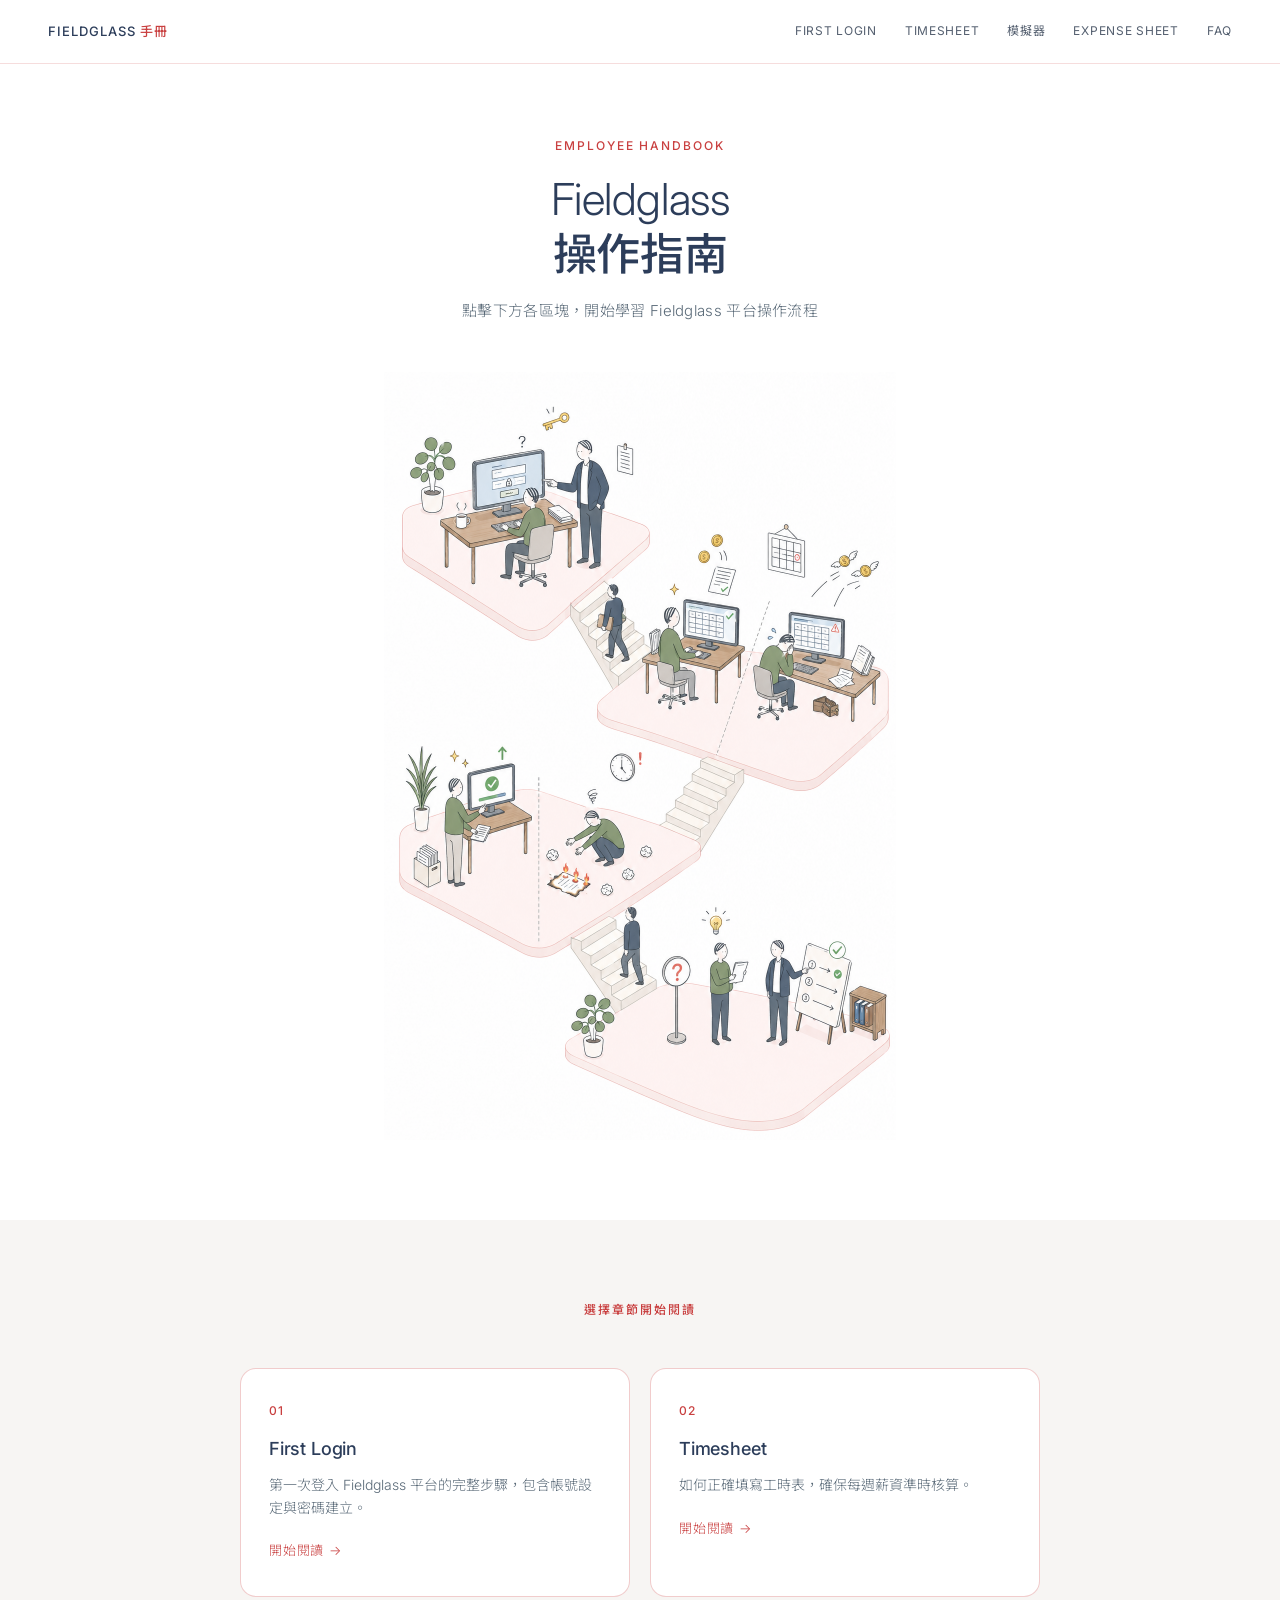
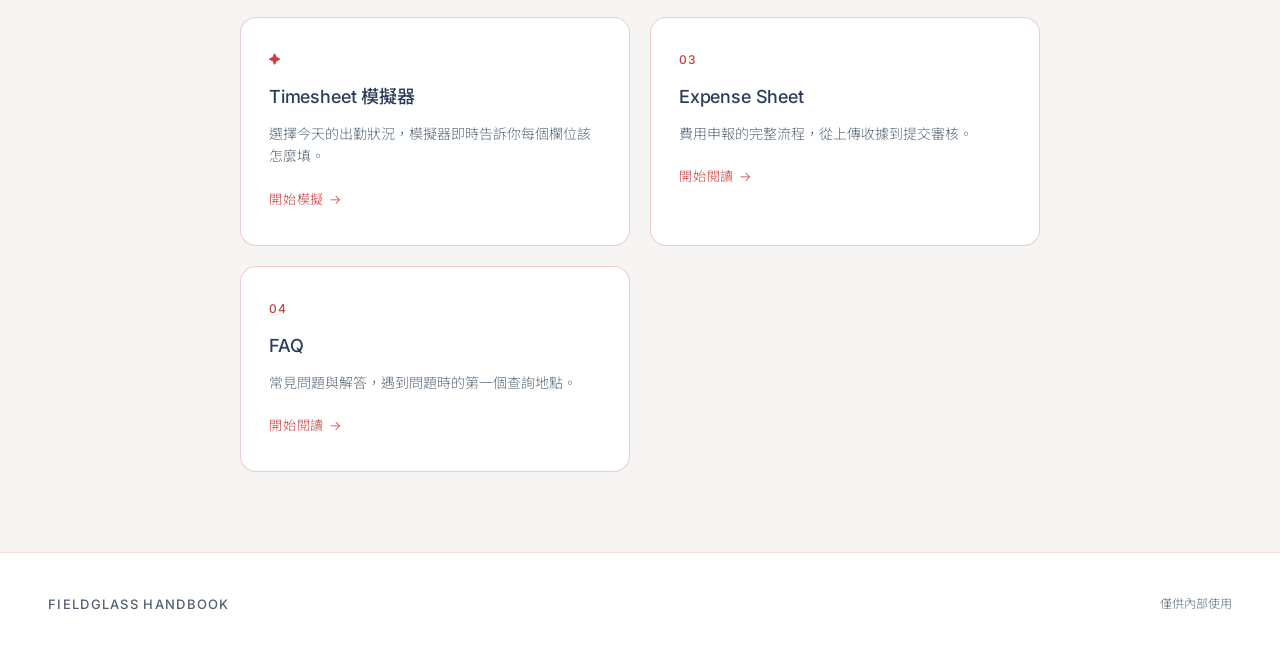
<file: index.html>
<!DOCTYPE html>
<html lang="zh-TW">
<head>
  <meta charset="UTF-8" />
  <meta name="viewport" content="width=device-width, initial-scale=1.0" />
  <title>Fieldglass 使用手冊</title>
  <link rel="stylesheet" href="css/style.css" />
</head>
<body>
  <header>
    <a class="logo" href="index.html">Fieldglass <span>手冊</span></a>
    <nav>
      <a href="pages/login.html">First Login</a>
      <a href="pages/timesheet.html">Timesheet</a>
      <a href="pages/simulator.html">模擬器</a>
      <a href="pages/expense.html">Expense Sheet</a>
      <a href="pages/faq.html">FAQ</a>
    </nav>
  </header>

  <section class="hero">
    <div class="hero-text">
      <p class="hero-eyebrow">Employee Handbook</p>
      <h1 class="hero-title">Fieldglass<br><strong>操作指南</strong></h1>
      <p class="hero-sub">點擊下方各區塊，開始學習 Fieldglass 平台操作流程</p>
    </div>
    <div class="map-container">
      <img src="images/hero.png" alt="Fieldglass 使用手冊圖示" draggable="false" />
      <a class="hotspot" id="hs-login" href="pages/login.html" aria-label="First Login"><span class="hotspot-label">First Login →</span></a>
      <a class="hotspot" id="hs-timesheet" href="pages/timesheet.html" aria-label="Timesheet"><span class="hotspot-label">Timesheet →</span></a>
      <a class="hotspot" id="hs-expense" href="pages/expense.html" aria-label="Expense Sheet"><span class="hotspot-label">Expense Sheet →</span></a>
      <a class="hotspot" id="hs-faq" href="pages/faq.html" aria-label="FAQ"><span class="hotspot-label">FAQ →</span></a>
    </div>
  </section>

  <section class="sections">
    <div class="sections-inner">
      <p class="sections-title">選擇章節開始閱讀</p>
      <div class="cards">
        <a class="card" href="pages/login.html">
          <p class="card-number">01</p>
          <h2 class="card-title">First Login</h2>
          <p class="card-desc">第一次登入 Fieldglass 平台的完整步驟，包含帳號設定與密碼建立。</p>
          <span class="card-arrow">開始閱讀 →</span>
        </a>
        <a class="card" href="pages/timesheet.html">
          <p class="card-number">02</p>
          <h2 class="card-title">Timesheet</h2>
          <p class="card-desc">如何正確填寫工時表，確保每週薪資準時核算。</p>
          <span class="card-arrow">開始閱讀 →</span>
        </a>
        <a class="card" href="pages/simulator.html">
          <p class="card-number">✦</p>
          <h2 class="card-title">Timesheet 模擬器</h2>
          <p class="card-desc">選擇今天的出勤狀況，模擬器即時告訴你每個欄位該怎麼填。</p>
          <span class="card-arrow">開始模擬 →</span>
        </a>
        <a class="card" href="pages/expense.html">
          <p class="card-number">03</p>
          <h2 class="card-title">Expense Sheet</h2>
          <p class="card-desc">費用申報的完整流程，從上傳收據到提交審核。</p>
          <span class="card-arrow">開始閱讀 →</span>
        </a>
        <a class="card" href="pages/faq.html">
          <p class="card-number">04</p>
          <h2 class="card-title">FAQ</h2>
          <p class="card-desc">常見問題與解答，遇到問題時的第一個查詢地點。</p>
          <span class="card-arrow">開始閱讀 →</span>
        </a>
      </div>
    </div>
  </section>

  <footer>
    <span class="footer-logo">Fieldglass Handbook</span>
    <span class="footer-copy">僅供內部使用</span>
  </footer>

  <script>
    const zones = {
      'hs-login':     [2,   5,  72, 22],
      'hs-timesheet': [24, 28,  68, 22],
      'hs-expense':   [48,  4,  68, 22],
      'hs-faq':       [70, 16,  76, 26],
    };
    function positionHotspots() {
      const img = document.querySelector('.map-container img');
      const container = document.querySelector('.map-container');
      if (!img) return;
      const rect = img.getBoundingClientRect();
      const cRect = container.getBoundingClientRect();
      const iT = rect.top - cRect.top, iL = rect.left - cRect.left;
      const iW = rect.width, iH = rect.height;
      Object.entries(zones).forEach(([id,[t,l,w,h]]) => {
        const el = document.getElementById(id);
        if (!el) return;
        el.style.top    = (iT + iH*t/100)+'px';
        el.style.left   = (iL + iW*l/100)+'px';
        el.style.width  = (iW*w/100)+'px';
        el.style.height = (iH*h/100)+'px';
      });
    }
    const img = document.querySelector('.map-container img');
    if (img.complete) positionHotspots(); else img.addEventListener('load', positionHotspots);
    window.addEventListener('resize', positionHotspots);
  </script>
</body>
</html>
</file>
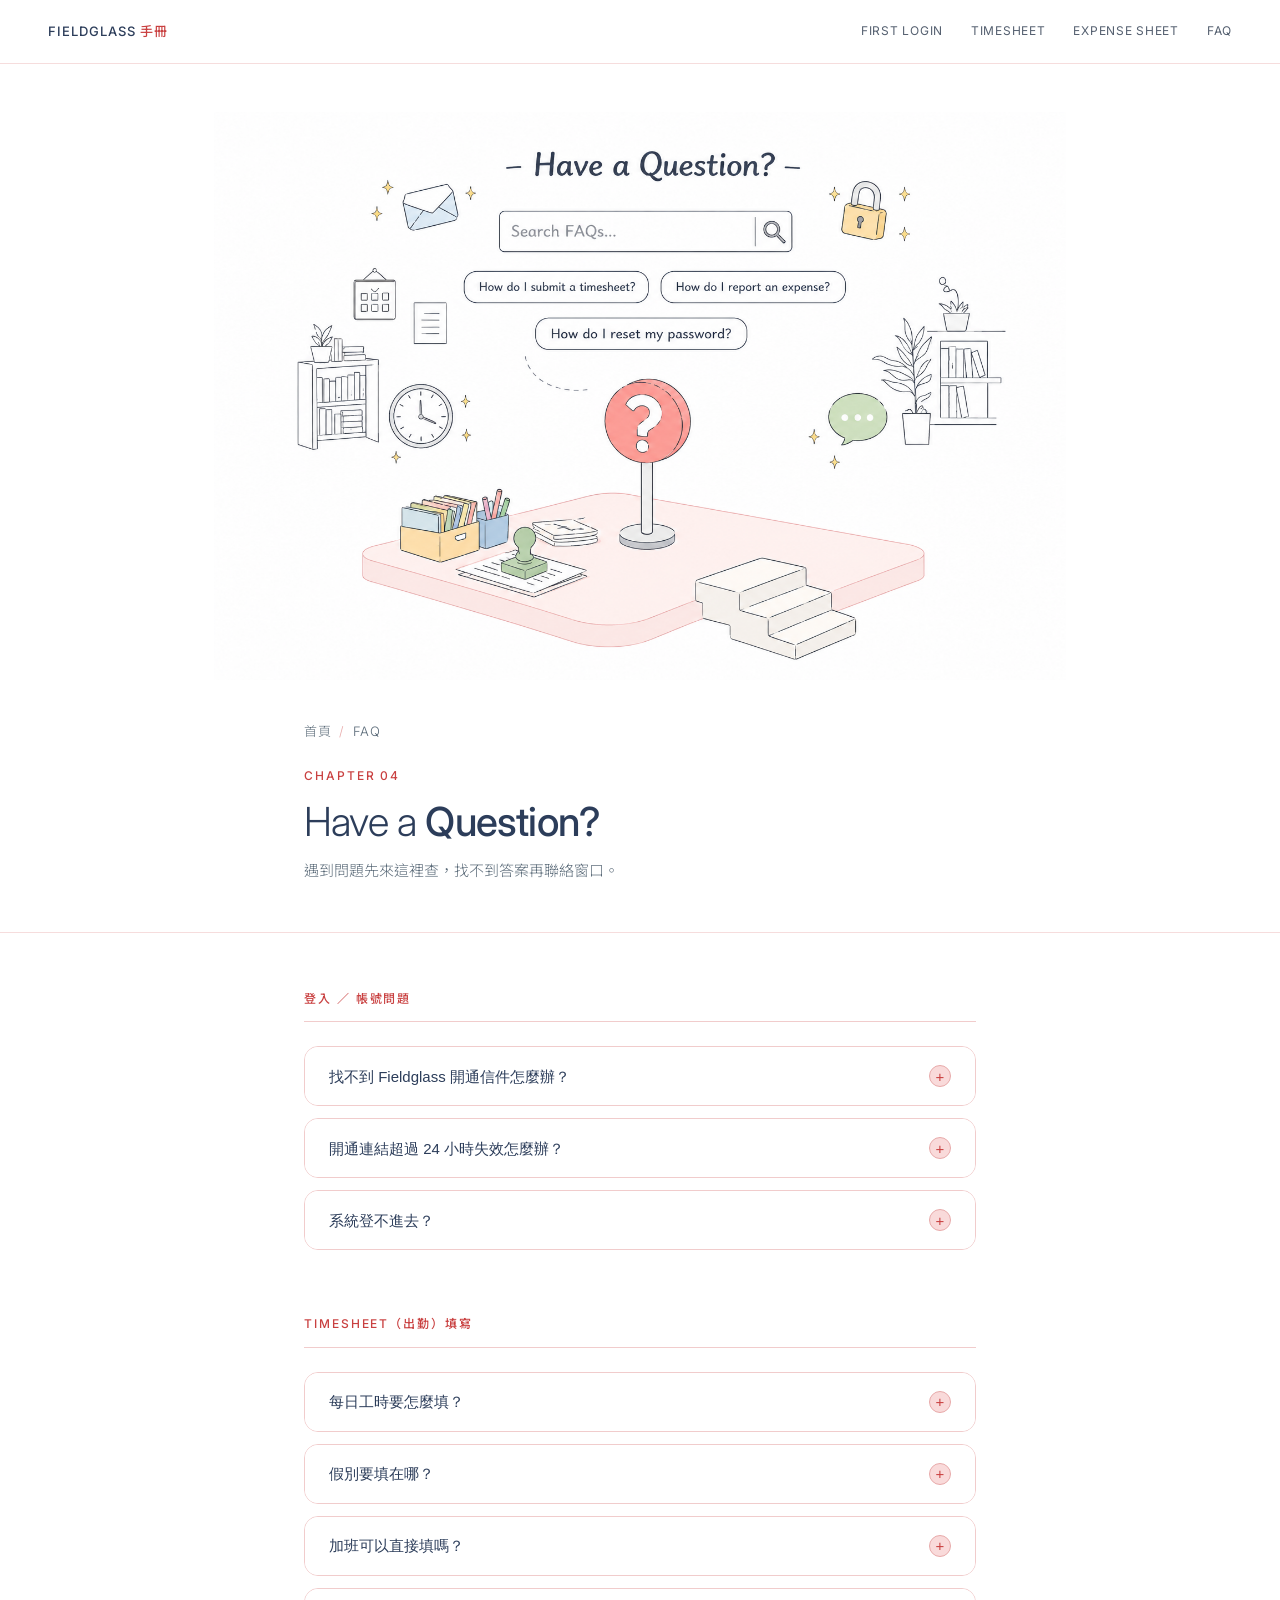
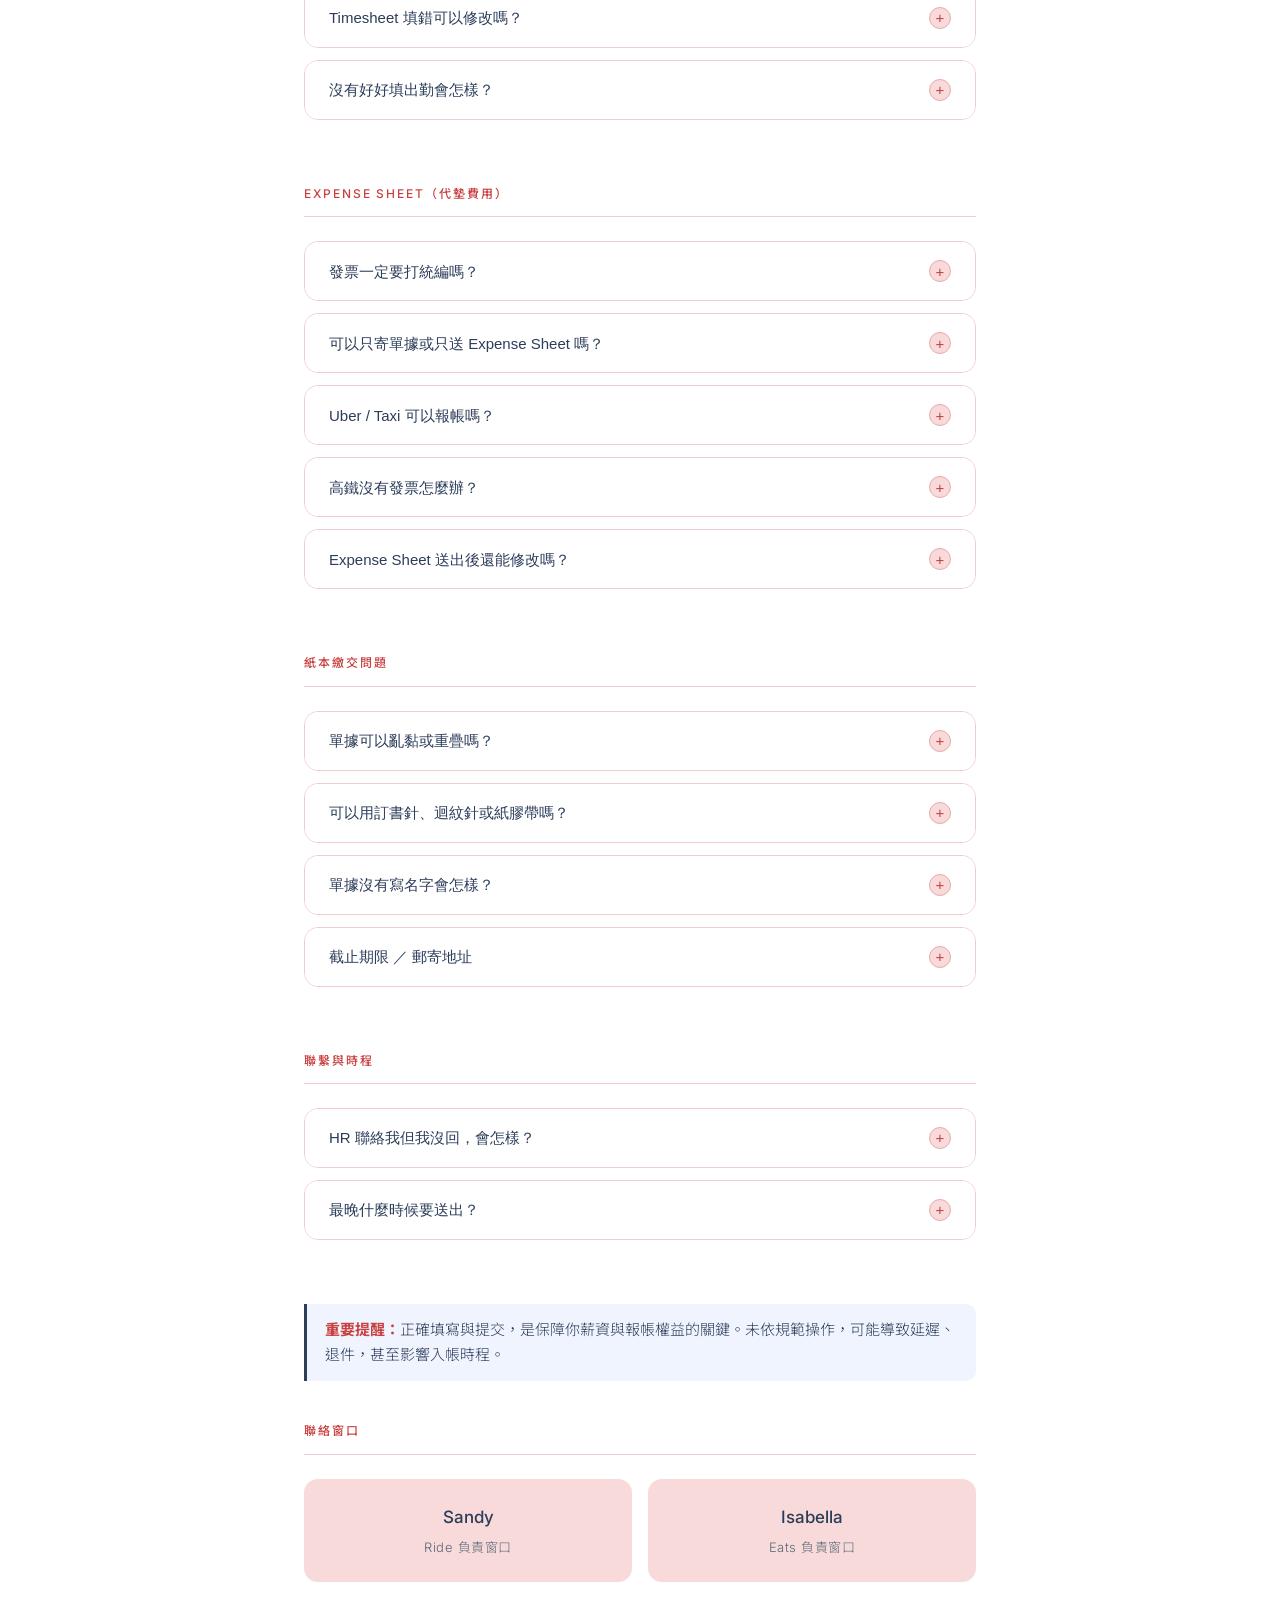
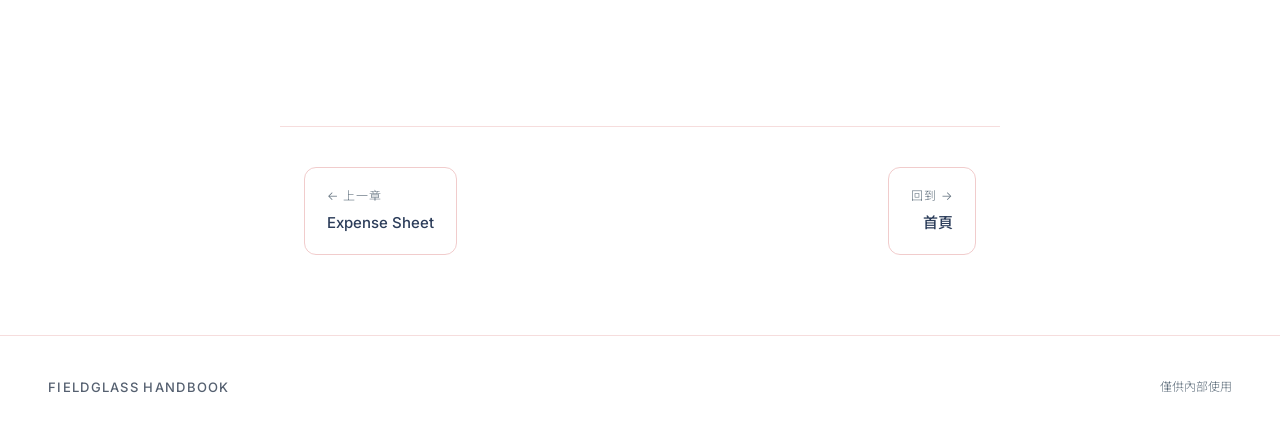
<file: pages/faq.html>
<!DOCTYPE html>
<html lang="zh-TW">
<head>
  <meta charset="UTF-8" />
  <meta name="viewport" content="width=device-width, initial-scale=1.0" />
  <title>FAQ — Fieldglass 手冊</title>
  <link rel="stylesheet" href="../css/style.css" />
  <link rel="stylesheet" href="../css/inner.css" />
</head>
<body>
  <header>
    <a class="logo" href="../index.html">Fieldglass <span>手冊</span></a>
    <nav>
      <a href="login.html">First Login</a>
      <a href="timesheet.html">Timesheet</a>
      <a href="expense.html">Expense Sheet</a>
      <a href="faq.html">FAQ</a>
    </nav>
  </header>

  <section class="page-hero">
    <div class="page-hero-img">
      <img src="../images/faq.png" alt="FAQ" />
    </div>
    <div class="page-hero-text">
      <div class="breadcrumb">
        <a href="../index.html">首頁</a>
        <span class="breadcrumb-sep">/</span>
        <span>FAQ</span>
      </div>
      <p class="page-eyebrow">Chapter 04</p>
      <h1 class="page-title">Have a <strong>Question?</strong></h1>
      <p class="page-desc">遇到問題先來這裡查，找不到答案再聯絡窗口。</p>
    </div>
  </section>

  <div class="page-content">

    <!-- 登入問題 -->
    <div class="content-section">
      <p class="section-label">登入 ／ 帳號問題</p>

      <div class="accordion">
        <button class="accordion-header"><span class="accordion-question">找不到 Fieldglass 開通信件怎麼辦？</span><span class="accordion-icon">+</span></button>
        <div class="accordion-body"><div class="accordion-body-inner">請至私人信箱搜尋「Fieldglass」，並一併確認垃圾郵件匣。</div></div>
      </div>

      <div class="accordion">
        <button class="accordion-header"><span class="accordion-question">開通連結超過 24 小時失效怎麼辦？</span><span class="accordion-icon">+</span></button>
        <div class="accordion-body"><div class="accordion-body-inner">請至 Fieldglass 登入頁，使用數位助理功能選擇「忘記密碼」或「重新傳送邀請」。</div></div>
      </div>

      <div class="accordion">
        <button class="accordion-header"><span class="accordion-question">系統登不進去？</span><span class="accordion-icon">+</span></button>
        <div class="accordion-body"><div class="accordion-body-inner">月底系統可能較為繁忙，請稍後再嘗試登入。</div></div>
      </div>
    </div>

    <!-- 出勤問題 -->
    <div class="content-section">
      <p class="section-label">Timesheet（出勤）填寫</p>

      <div class="accordion">
        <button class="accordion-header"><span class="accordion-question">每日工時要怎麼填？</span><span class="accordion-icon">+</span></button>
        <div class="accordion-body"><div class="accordion-body-inner">請填寫 Time In / Time Out，並填入 Meal Break；每日總工時不超過 8 小時（Meal Break 不算工時）。</div></div>
      </div>

      <div class="accordion">
        <button class="accordion-header"><span class="accordion-question">假別要填在哪？</span><span class="accordion-icon">+</span></button>
        <div class="accordion-body"><div class="accordion-body-inner">假別請填在 Time Worked 欄位；ST/MO 第一行請勿填寫，系統將自動計算。</div></div>
      </div>

      <div class="accordion">
        <button class="accordion-header"><span class="accordion-question">加班可以直接填嗎？</span><span class="accordion-icon">+</span></button>
        <div class="accordion-body"><div class="accordion-body-inner">可以填寫，但需先取得主管事前核准，並提供核准紀錄給 HR。未事先核准的加班恕無法受理。</div></div>
      </div>

      <div class="accordion">
        <button class="accordion-header"><span class="accordion-question">Timesheet 填錯可以修改嗎？</span><span class="accordion-icon">+</span></button>
        <div class="accordion-body"><div class="accordion-body-inner">
          <strong>Pending Approval：</strong>需請主管駁回後才能修改。<br><br>
          <strong>Approved：</strong>請聯絡 HR（Sandy / Isabella）協助處理。
        </div></div>
      </div>

      <div class="accordion">
        <button class="accordion-header"><span class="accordion-question">沒有好好填出勤會怎樣？</span><span class="accordion-icon">+</span></button>
        <div class="accordion-body"><div class="accordion-body-inner">出勤錯誤或不完整，可能導致薪資計算延誤，HR 也需要額外聯繫確認，影響整體流程時程。</div></div>
      </div>
    </div>

    <!-- 報帳問題 -->
    <div class="content-section">
      <p class="section-label">Expense Sheet（代墊費用）</p>

      <div class="accordion">
        <button class="accordion-header"><span class="accordion-question">發票一定要打統編嗎？</span><span class="accordion-icon">+</span></button>
        <div class="accordion-body"><div class="accordion-body-inner">是，請填寫藝珂統編 <strong>84900645</strong>；未填者將列入個人所得，影響報稅。</div></div>
      </div>

      <div class="accordion">
        <button class="accordion-header"><span class="accordion-question">可以只寄單據或只送 Expense Sheet 嗎？</span><span class="accordion-icon">+</span></button>
        <div class="accordion-body"><div class="accordion-body-inner">不可以，Expense Sheet 與紙本憑證需同時寄出，缺一不受理。</div></div>
      </div>

      <div class="accordion">
        <button class="accordion-header"><span class="accordion-question">Uber / Taxi 可以報帳嗎？</span><span class="accordion-icon">+</span></button>
        <div class="accordion-body"><div class="accordion-body-inner">Uber 乘車紀錄可接受，但需列印紙本並附於 Expense Sheet 後一併寄出。</div></div>
      </div>

      <div class="accordion">
        <button class="accordion-header"><span class="accordion-question">高鐵沒有發票怎麼辦？</span><span class="accordion-icon">+</span></button>
        <div class="accordion-body"><div class="accordion-body-inner">
          可提供車票或購票證明。請至台灣高鐵官網查詢搭乘紀錄：<br><br>
          <a href="https://ptis.thsrc.com.tw/ptis/" target="_blank" rel="noopener"
             style="display:inline-block;margin-top:4px;font-size:14px;font-weight:500;color:var(--red-accent);text-decoration:none;border:1px solid var(--pink-mid);padding:8px 18px;border-radius:20px">
            台灣高鐵各式票證交易／搭乘紀錄查詢 →
          </a>
        </div></div>
      </div>

      <div class="accordion">
        <button class="accordion-header"><span class="accordion-question">Expense Sheet 送出後還能修改嗎？</span><span class="accordion-icon">+</span></button>
        <div class="accordion-body"><div class="accordion-body-inner">不行，送出前請務必確認金額、日期與內容正確。如需修改請聯繫 Sandy / Isabella。</div></div>
      </div>
    </div>

    <!-- 紙本問題 -->
    <div class="content-section">
      <p class="section-label">紙本繳交問題</p>

      <div class="accordion">
        <button class="accordion-header"><span class="accordion-question">單據可以亂黏或重疊嗎？</span><span class="accordion-icon">+</span></button>
        <div class="accordion-body"><div class="accordion-body-inner">不可以，請平鋪黏貼，不得遮擋金額、日期或統編。單據重疊容易遺失，且 HR 需進行人工處理，影響入帳時程。</div></div>
      </div>

      <div class="accordion">
        <button class="accordion-header"><span class="accordion-question">可以用訂書針、迴紋針或紙膠帶嗎？</span><span class="accordion-icon">+</span></button>
        <div class="accordion-body"><div class="accordion-body-inner">不建議使用，可能影響掃描與辨識，導致退件或延誤。紙膠帶尤其不可遮住重要資訊。</div></div>
      </div>

      <div class="accordion">
        <button class="accordion-header"><span class="accordion-question">單據沒有寫名字會怎樣？</span><span class="accordion-icon">+</span></button>
        <div class="accordion-body"><div class="accordion-body-inner">無法辨識申請人，將影響報帳處理時程，嚴重時可能導致無法順利入帳。</div></div>
      </div>

      <div class="accordion">
        <button class="accordion-header"><span class="accordion-question">截止期限 ／ 郵寄地址</span><span class="accordion-icon">+</span></button>
        <div class="accordion-body"><div class="accordion-body-inner">請見每月提醒信。</div></div>
      </div>
    </div>

    <!-- 時程問題 -->
    <div class="content-section">
      <p class="section-label">聯繫與時程</p>

      <div class="accordion">
        <button class="accordion-header"><span class="accordion-question">HR 聯絡我但我沒回，會怎樣？</span><span class="accordion-icon">+</span></button>
        <div class="accordion-body"><div class="accordion-body-inner">若資料需確認且未能即時聯繫，流程將無法繼續，可能影響薪資或報帳入帳時程。</div></div>
      </div>

      <div class="accordion">
        <button class="accordion-header"><span class="accordion-question">最晚什麼時候要送出？</span><span class="accordion-icon">+</span></button>
        <div class="accordion-body"><div class="accordion-body-inner">請務必於每月最後工作日 <strong>23:59</strong> 前送出 Timesheet 與 Expense Sheet。</div></div>
      </div>
    </div>

    <!-- 重要提醒 -->
    <div class="note" style="margin-bottom:40px;border-color:var(--navy);background:#f0f4ff">
      <strong>重要提醒：</strong>正確填寫與提交，是保障你薪資與報帳權益的關鍵。未依規範操作，可能導致延遲、退件，甚至影響入帳時程。
    </div>

    <!-- 聯絡窗口 -->
    <div class="content-section">
      <p class="section-label">聯絡窗口</p>
      <div class="contact-grid">
        <div class="contact-card">
          <div class="contact-name">Sandy</div>
          <div class="contact-role">Ride 負責窗口</div>
        </div>
        <div class="contact-card">
          <div class="contact-name">Isabella</div>
          <div class="contact-role">Eats 負責窗口</div>
        </div>
      </div>
    </div>

  </div>

  <div class="page-nav">
    <a href="expense.html" class="prev">
      <span class="nav-direction">← 上一章</span>
      <span class="nav-title">Expense Sheet</span>
    </a>
    <a href="../index.html" class="next">
      <span class="nav-direction">回到 →</span>
      <span class="nav-title">首頁</span>
    </a>
  </div>

  <footer>
    <span class="footer-logo">Fieldglass Handbook</span>
    <span class="footer-copy">僅供內部使用</span>
  </footer>
  <script src="../js/accordion.js"></script>
</body>
</html>
</file>
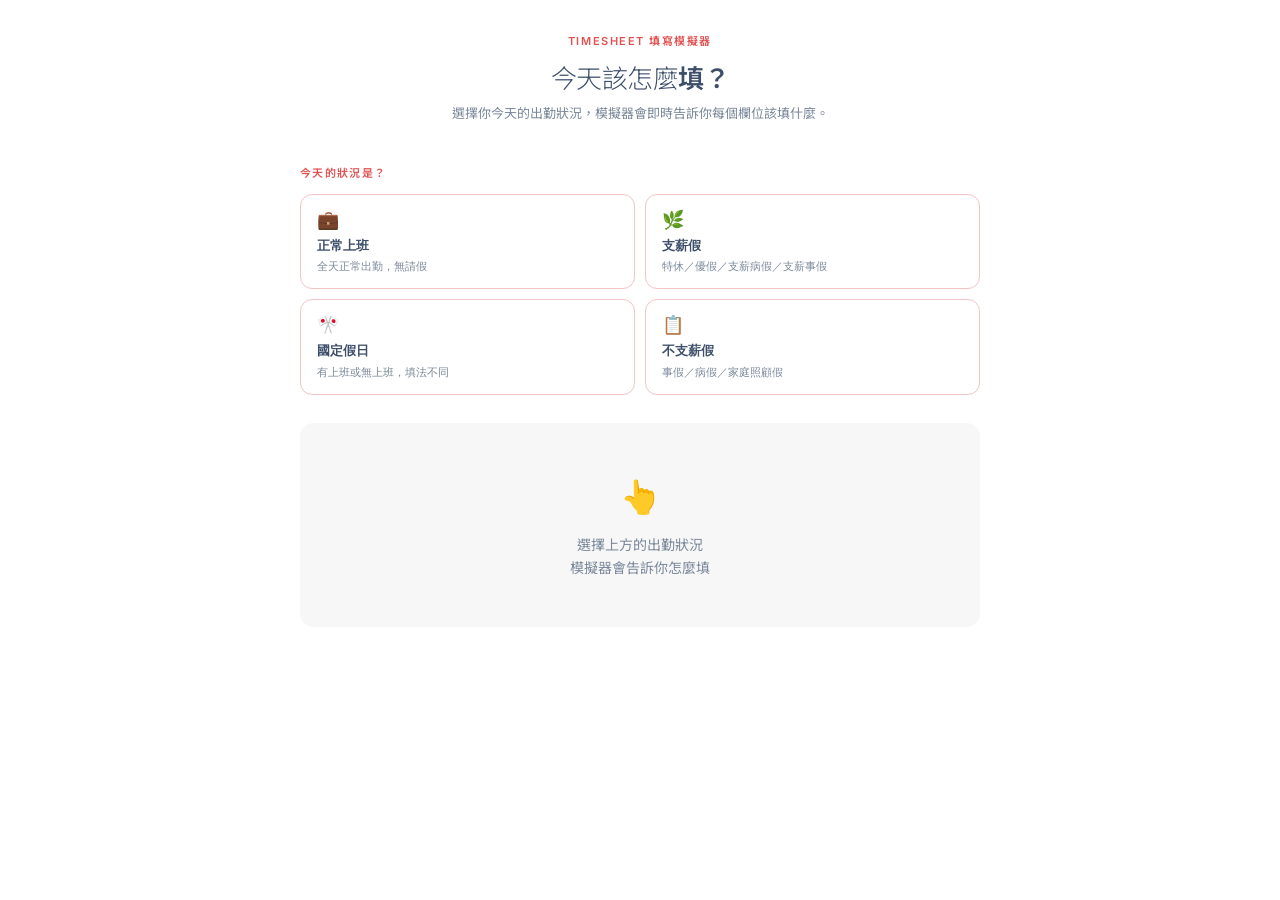
<file: pages/simulator-widget.html>
<!DOCTYPE html>
<html lang="zh-TW">
<head>
<meta charset="UTF-8" />
<meta name="viewport" content="width=device-width, initial-scale=1.0" />
<title>Timesheet 填寫模擬器</title>
<style>
  @import url('https://fonts.googleapis.com/css2?family=Noto+Sans+TC:wght@300;400;500&family=Inter:wght@300;400;500;600&display=swap');
  *, *::before, *::after { box-sizing: border-box; margin: 0; padding: 0; }
  :root {
    --pink: #FDE8E8; --pink-mid: #F2C4C4; --navy: #3D4F6B;
    --red: #E05252; --green: #5BAD72; --gold: #D4A84B;
    --gray: #F7F7F7; --text: #2C3A50; --sub: #7A8899; --white: #fff;
  }
  body { font-family: 'Inter','Noto Sans TC',sans-serif; background: var(--white); color: var(--text); min-height: 100vh; padding: 32px 16px 64px; }
  .wrap { max-width: 680px; margin: 0 auto; }
  .sim-header { text-align: center; margin-bottom: 40px; }
  .sim-eyebrow { font-size: 11px; font-weight: 600; letter-spacing: 0.14em; text-transform: uppercase; color: var(--red); margin-bottom: 10px; }
  .sim-title { font-size: 26px; font-weight: 300; color: var(--navy); letter-spacing: -0.02em; margin-bottom: 8px; }
  .sim-title strong { font-weight: 600; }
  .sim-desc { font-size: 13px; color: var(--sub); line-height: 1.6; }
  .scenario-label { font-size: 11px; font-weight: 600; letter-spacing: 0.12em; text-transform: uppercase; color: var(--red); margin-bottom: 14px; }
  .scenario-grid { display: grid; grid-template-columns: repeat(2,1fr); gap: 10px; margin-bottom: 28px; }
  .scenario-btn { border: 1px solid var(--pink-mid); background: var(--white); border-radius: 12px; padding: 14px 16px; cursor: pointer; text-align: left; transition: all 0.2s; display: flex; flex-direction: column; gap: 4px; }
  .scenario-btn:hover, .scenario-btn.active { border-color: var(--red); background: var(--pink); }
  .scenario-btn .s-icon { font-size: 18px; margin-bottom: 2px; }
  .scenario-btn .s-name { font-size: 13px; font-weight: 600; color: var(--navy); line-height: 1.4; }
  .scenario-btn .s-desc { font-size: 11px; color: var(--sub); line-height: 1.4; }
  .sub-section { background: var(--gray); border-radius: 14px; padding: 20px; margin-bottom: 24px; display: none; }
  .sub-section.visible { display: block; }
  .sub-label { font-size: 12px; font-weight: 600; color: var(--sub); margin-bottom: 12px; letter-spacing: 0.06em; text-transform: uppercase; }
  .sub-options { display: flex; flex-wrap: wrap; gap: 8px; }
  .sub-btn { border: 1px solid var(--pink-mid); background: var(--white); border-radius: 20px; padding: 7px 16px; font-size: 13px; font-weight: 500; color: var(--navy); cursor: pointer; transition: all 0.2s; }
  .sub-btn:hover, .sub-btn.active { border-color: var(--red); background: var(--pink); color: var(--red); }
  .time-inputs { display: flex; gap: 12px; flex-wrap: wrap; margin-top: 4px; }
  .time-group { display: flex; flex-direction: column; gap: 6px; }
  .time-group label { font-size: 11px; color: var(--sub); font-weight: 500; letter-spacing: 0.06em; text-transform: uppercase; }
  .time-group input[type=time] { border: 1px solid var(--pink-mid); border-radius: 8px; padding: 8px 12px; font-size: 14px; color: var(--navy); width: 120px; background: var(--white); outline: none; transition: border-color 0.2s; }
  .time-group input[type=time]:focus { border-color: var(--red); }
  .hour-input { display: flex; align-items: center; gap: 10px; margin-top: 4px; }
  .hour-input input[type=range] { flex: 1; accent-color: var(--red); }
  .hour-val { font-size: 16px; font-weight: 600; color: var(--red); min-width: 40px; }
  .result-section { margin-top: 8px; }
  .result-header { display: flex; align-items: center; justify-content: space-between; margin-bottom: 16px; }
  .result-title { font-size: 13px; font-weight: 600; color: var(--navy); letter-spacing: 0.06em; text-transform: uppercase; }
  .result-badge { font-size: 11px; font-weight: 600; padding: 4px 12px; border-radius: 20px; background: var(--pink); color: var(--red); }
  .fg-table { border: 1px solid var(--pink-mid); border-radius: 14px; overflow: hidden; margin-bottom: 20px; }
  .fg-row { display: grid; grid-template-columns: 1fr 110px; border-bottom: 1px solid rgba(242,196,196,0.4); }
  .fg-row:last-child { border-bottom: none; }
  .fg-row.highlight { background: #fffbf0; }
  .fg-row.dimmed { opacity: 0.28; }
  .fg-cell { padding: 11px 16px; font-size: 13px; display: flex; flex-direction: column; justify-content: center; gap: 2px; }
  .fg-cell:last-child { border-left: 1px solid rgba(242,196,196,0.4); align-items: flex-end; }
  .fg-field-name { font-weight: 500; color: var(--navy); font-size: 12px; }
  .fg-field-sub { font-size: 11px; color: var(--sub); }
  .fg-value { font-size: 15px; font-weight: 600; color: var(--navy); }
  .fg-value.empty { color: var(--pink-mid); font-size: 12px; font-weight: 400; }
  .fg-value.green { color: var(--green); }
  .fg-value.red { color: var(--red); }
  .fg-value.gold { color: var(--gold); }
  .fg-section-header { background: var(--navy); color: var(--white); padding: 8px 16px; font-size: 10px; font-weight: 600; letter-spacing: 0.12em; text-transform: uppercase; }
  .explain-box { background: var(--pink); border-radius: 12px; padding: 16px 20px; margin-bottom: 16px; }
  .explain-title { font-size: 11px; font-weight: 600; color: var(--red); margin-bottom: 8px; letter-spacing: 0.08em; text-transform: uppercase; }
  .explain-list { list-style: none; padding: 0; }
  .explain-list li { font-size: 13px; color: var(--navy); padding: 4px 0 4px 16px; position: relative; line-height: 1.55; }
  .explain-list li::before { content: '·'; position: absolute; left: 0; color: var(--red); font-size: 18px; line-height: 1.2; }
  .warn-box { background: #fff0f0; border-left: 3px solid var(--red); border-radius: 0 10px 10px 0; padding: 12px 16px; font-size: 13px; color: var(--navy); line-height: 1.6; margin-top: 12px; }
  .warn-box strong { color: var(--red); }
  .placeholder-msg { text-align: center; padding: 48px 24px; color: var(--sub); font-size: 14px; background: var(--gray); border-radius: 14px; line-height: 1.6; }
  .placeholder-msg .p-icon { font-size: 32px; margin-bottom: 12px; }
  @media (max-width: 480px) {
    .scenario-grid { grid-template-columns: 1fr; }
    .fg-row { grid-template-columns: 1fr 90px; }
    .time-inputs { gap: 8px; }
    .time-group input[type=time] { width: 100px; }
  }
</style>
</head>
<body>
<div class="wrap">

  <div class="sim-header">
    <p class="sim-eyebrow">Timesheet 填寫模擬器</p>
    <h1 class="sim-title">今天該怎麼<strong>填？</strong></h1>
    <p class="sim-desc">選擇你今天的出勤狀況，模擬器會即時告訴你每個欄位該填什麼。</p>
  </div>

  <p class="scenario-label">今天的狀況是？</p>
  <div class="scenario-grid">
    <button class="scenario-btn" onclick="selectScenario('normal',this)">
      <span class="s-icon">💼</span>
      <span class="s-name">正常上班</span>
      <span class="s-desc">全天正常出勤，無請假</span>
    </button>
    <button class="scenario-btn" onclick="selectScenario('paid_leave',this)">
      <span class="s-icon">🌿</span>
      <span class="s-name">支薪假</span>
      <span class="s-desc">特休／優假／支薪病假／支薪事假</span>
    </button>
    <button class="scenario-btn" onclick="selectScenario('holiday',this)">
      <span class="s-icon">🎌</span>
      <span class="s-name">國定假日</span>
      <span class="s-desc">有上班或無上班，填法不同</span>
    </button>
    <button class="scenario-btn" onclick="selectScenario('unpaid_leave',this)">
      <span class="s-icon">📋</span>
      <span class="s-name">不支薪假</span>
      <span class="s-desc">事假／病假／家庭照顧假</span>
    </button>
  </div>

  <!-- 正常上班 -->
  <div class="sub-section" id="sub-normal">
    <p class="sub-label">實際上下班時間</p>
    <div class="time-inputs">
      <div class="time-group"><label>Time In</label><input type="time" id="n-in" value="09:00" oninput="render()" /></div>
      <div class="time-group"><label>午休開始</label><input type="time" id="n-bo" value="12:00" oninput="render()" /></div>
      <div class="time-group"><label>午休結束</label><input type="time" id="n-bi" value="13:00" oninput="render()" /></div>
      <div class="time-group"><label>Time Out</label><input type="time" id="n-out" value="18:00" oninput="render()" /></div>
    </div>
  </div>

  <!-- 支薪假 -->
  <div class="sub-section" id="sub-paid_leave">
    <p class="sub-label">請幾天？</p>
    <div class="sub-options">
      <button class="sub-btn" onclick="setSub('pl-days','全天')" id="pl-days-全天">全天</button>
      <button class="sub-btn" onclick="setSub('pl-days','半天')" id="pl-days-半天">半天</button>
    </div>
    <div id="pl-half-opts" style="display:none;margin-top:16px">
      <p class="sub-label">實際上下班時間（半天有上班要填）</p>
      <div class="time-inputs">
        <div class="time-group"><label>Time In</label><input type="time" id="pl-in" value="09:00" oninput="render()" /></div>
        <div class="time-group"><label>午休開始</label><input type="time" id="pl-bo" value="12:00" oninput="render()" /></div>
        <div class="time-group"><label>午休結束</label><input type="time" id="pl-bi" value="13:00" oninput="render()" /></div>
        <div class="time-group"><label>Time Out</label><input type="time" id="pl-out" value="16:00" oninput="render()" /></div>
      </div>
      <p style="font-size:11px;color:var(--sub);margin-top:8px">有上班就照實際打卡時間填，系統會自動計算工時。</p>
    </div>
  </div>

  <!-- 國定假日 -->
  <div class="sub-section" id="sub-holiday">
    <p class="sub-label">今天有去上班嗎？</p>
    <div class="sub-options">
      <button class="sub-btn" onclick="setSub('hol-work','有上班')" id="hol-work-有上班">有上班</button>
      <button class="sub-btn" onclick="setSub('hol-work','無上班')" id="hol-work-無上班">無上班（放假）</button>
    </div>
    <div id="hol-work-opts" style="display:none;margin-top:16px">
      <p class="sub-label">實際上下班時間</p>
      <div class="time-inputs">
        <div class="time-group"><label>Time In</label><input type="time" id="hol-in" value="09:00" oninput="render()" /></div>
        <div class="time-group"><label>午休開始</label><input type="time" id="hol-bo" value="12:00" oninput="render()" /></div>
        <div class="time-group"><label>午休結束</label><input type="time" id="hol-bi" value="13:00" oninput="render()" /></div>
        <div class="time-group"><label>Time Out</label><input type="time" id="hol-out" value="18:00" oninput="render()" /></div>
      </div>
      <div style="margin-top:16px">
        <p class="sub-label">8H 後還有加班嗎？額外加幾小時？</p>
        <div class="hour-input">
          <input type="range" min="0" max="4" value="0" id="hol-ot-hours" oninput="document.getElementById('hol-ot-val').textContent=this.value==='0'?'無加班':this.value+'H';render()" />
          <span class="hour-val" id="hol-ot-val">無加班</span>
        </div>
        <p style="font-size:11px;color:var(--sub);margin-top:6px">1–8H 一律給 8H 假日加班費；超過 8H 的部分以一般加班費率計算。</p>
      </div>
    </div>
  </div>

  <!-- 不支薪假 -->
  <div class="sub-section" id="sub-unpaid_leave">
    <p class="sub-label">請幾天？</p>
    <div class="sub-options">
      <button class="sub-btn" onclick="setSub('ul-days','全天')" id="ul-days-全天">全天</button>
      <button class="sub-btn" onclick="setSub('ul-days','半天')" id="ul-days-半天">半天</button>
    </div>
    <div id="ul-half-opts" style="display:none;margin-top:16px">
      <p class="sub-label">實際上下班時間（有上班那半天要填）</p>
      <div class="time-inputs">
        <div class="time-group"><label>Time In</label><input type="time" id="ul-in" value="09:00" oninput="render()" /></div>
        <div class="time-group"><label>午休開始</label><input type="time" id="ul-bo" value="12:00" oninput="render()" /></div>
        <div class="time-group"><label>午休結束</label><input type="time" id="ul-bi" value="13:00" oninput="render()" /></div>
        <div class="time-group"><label>Time Out</label><input type="time" id="ul-out" value="13:00" oninput="render()" /></div>
      </div>
    </div>
  </div>

  <!-- Result -->
  <div class="result-section" id="result">
    <div class="placeholder-msg">
      <div class="p-icon">👆</div>
      選擇上方的出勤狀況<br>模擬器會告訴你怎麼填
    </div>
  </div>

</div>
<script>
let scenario = null;
const subState = {};

function selectScenario(s, btn) {
  scenario = s;
  document.querySelectorAll('.scenario-btn').forEach(b => b.classList.remove('active'));
  btn.classList.add('active');
  document.querySelectorAll('.sub-section').forEach(el => el.classList.remove('visible'));
  var sub = document.getElementById('sub-' + s);
  if (sub) sub.classList.add('visible');
  render();
}

function setSub(key, val) {
  subState[key] = val;
  document.querySelectorAll('[id^="' + key + '-"]').forEach(b => b.classList.remove('active'));
  var el = document.getElementById(key + '-' + val);
  if (el) el.classList.add('active');
  // show/hide dependent options
  if (key === 'pl-days') {
    document.getElementById('pl-half-opts').style.display = val === '半天' ? 'block' : 'none';
  }
  if (key === 'hol-work') {
    document.getElementById('hol-work-opts').style.display = val === '有上班' ? 'block' : 'none';
  }
  if (key === 'ul-days') {
    document.getElementById('ul-half-opts').style.display = val === '半天' ? 'block' : 'none';
  }
  render();
}

function timeToMins(t) {
  if (!t) return 0;
  var parts = t.split(':');
  return parseInt(parts[0]) * 60 + parseInt(parts[1]);
}
function minsToTime(m) {
  var h = Math.floor(m / 60).toString().padStart(2, '0');
  var mm = (m % 60).toString().padStart(2, '0');
  return h + ':' + mm;
}
function calcWorked(tin, bo, bi, tout) {
  var brk = timeToMins(bi) - timeToMins(bo);
  var total = timeToMins(tout) - timeToMins(tin) - brk;
  return Math.max(0, total / 60);
}

function row(label, sub, value, style, highlight, dim) {
  return { label: label, sub: sub, value: value, style: style || '', highlight: !!highlight, dim: !!dim };
}
function sec(name) { return { section: name }; }

function buildTable(rows, explains, warn) {
  var html = '<div class="result-header"><span class="result-title">填寫結果</span><span class="result-badge">Fieldglass 模擬</span></div>';
  html += '<div class="fg-table">';
  rows.forEach(function(r) {
    if (r.section) { html += '<div class="fg-section-header">' + r.section + '</div>'; return; }
    var rowCls = 'fg-row' + (r.dim ? ' dimmed' : '') + (r.highlight ? ' highlight' : '');
    var valCls = 'fg-value' + (r.style ? ' ' + r.style : '') + (r.value === null ? ' empty' : '');
    var valTxt = r.value === null ? '（留空）' : r.value;
    html += '<div class="' + rowCls + '"><div class="fg-cell"><span class="fg-field-name">' + r.label + '</span>' + (r.sub ? '<span class="fg-field-sub">' + r.sub + '</span>' : '') + '</div><div class="fg-cell"><span class="' + valCls + '">' + valTxt + '</span></div></div>';
  });
  html += '</div>';
  if (explains && explains.length) {
    html += '<div class="explain-box"><div class="explain-title">為什麼這樣填？</div><ul class="explain-list">';
    explains.forEach(function(e) { html += '<li>' + e + '</li>'; });
    html += '</ul></div>';
  }
  if (warn) html += '<div class="warn-box">' + warn + '</div>';
  return html;
}

function render() {
  var el = document.getElementById('result');
  if (!scenario) return;
  var rows = [], explains = [], warn = null;

  // ── 正常上班 ──
  if (scenario === 'normal') {
    var tin = document.getElementById('n-in').value || '09:00';
    var bo  = document.getElementById('n-bo').value  || '12:00';
    var bi  = document.getElementById('n-bi').value  || '13:00';
    var tout= document.getElementById('n-out').value || '18:00';
    var totalWorked = calcWorked(tin, bo, bi, tout);
    var standard = Math.min(totalWorked, 8);
    var otTotal  = Math.max(0, totalWorked - 8);
    var ot1 = Math.min(otTotal, 2);
    var ot2 = Math.max(0, otTotal - 2);
    function fmtH(v) { return v % 1 === 0 ? v + 'H' : v.toFixed(2) + 'H'; }
    rows = [
      sec('Time In / Out'),
      row('Time In', '', tin, 'green', false, false),
      row('Meal Break 1 Out', '午休開始', bo, '', false, false),
      row('Meal Break 1 In',  '午休結束', bi, '', false, false),
      row('Time Out', '', tout, 'green', false, false),
      sec('Time Worked'),
      row('Taiwan Standard Calculated Hourly', '正常時數', fmtH(standard), 'green', true, false),
      row('Taiwan Overtime (Less or = 2 Hrs)', '平日加班 ≤2H', ot1 > 0 ? fmtH(ot1) : null, ot1 > 0 ? 'gold' : '', ot1 > 0, ot1 === 0),
      row('Taiwan Overtime (Over 2 Hrs)',       '平日加班 >2H', ot2 > 0 ? fmtH(ot2) : null, ot2 > 0 ? 'red'  : '', ot2 > 0, ot2 === 0),
      row('Taiwan Overtime Holiday',            '國定假日加班', null, '', false, true),
      row('Taiwan Annual Leave / Sick Leave',   '有支薪請假時數', null, '', false, true),
    ];
    explains = [
      '總工時 = 下班時間 - 上班時間 - 午休時間 = ' + fmtH(totalWorked),
      'Standard 最多 8H，超過的部分自動進入加班欄位。',
      otTotal > 0 ? '今天超時 ' + fmtH(otTotal) + '：前 2H 費率較低（≤2H），超過 2H 費率更高（>2H）。' : '今天未超過 8H，無加班。',
      '⚠️ 連續工作 4 小時，須安排至少 30 分鐘休息（Meal Break）。',
    ];

  // ── 支薪假 ──
  } else if (scenario === 'paid_leave') {
    var days = subState['pl-days'] || null;
    if (!days) { el.innerHTML = '<div class="placeholder-msg"><div class="p-icon">👇</div>請選擇全天或半天</div>'; return; }

    if (days === '全天') {
      rows = [
        sec('Time In / Out'),
        row('Time In', '', null, '', false, true),
        row('Meal Break 1 Out', '午休開始', null, '', false, true),
        row('Meal Break 1 In',  '午休結束', null, '', false, true),
        row('Time Out', '', null, '', false, true),
        sec('Time Worked'),
        row('Taiwan Standard Calculated Hourly', '正常時數', null, '', false, true),
        row('Taiwan Overtime (Less or = 2 Hrs)', '平日加班 ≤2H', null, '', false, true),
        row('Taiwan Overtime (Over 2 Hrs)',       '平日加班 >2H', null, '', false, true),
        row('Taiwan Overtime Holiday',            '國定假日加班', null, '', false, true),
        row('Taiwan Annual Leave / Sick Leave',   '有支薪請假時數', '8H', 'gold', true, false),
      ];
      explains = [
        '全天支薪假：Time In / Out 不填，所有 Time Worked 欄位留空。',
        'Annual Leave / Sick Leave 固定填 8H，代表這天由假別支薪。',
      ];

    } else {
      var tin  = document.getElementById('pl-in').value  || '09:00';
      var bo   = document.getElementById('pl-bo').value  || '12:00';
      var bi   = document.getElementById('pl-bi').value  || '13:00';
      var tout = document.getElementById('pl-out').value || '13:00';
      rows = [
        sec('Time In / Out'),
        row('Time In', '', tin, 'green', false, false),
        row('Meal Break 1 Out', '午休開始', bo, '', false, false),
        row('Meal Break 1 In',  '午休結束', bi, '', false, false),
        row('Time Out', '', tout, 'green', false, false),
        sec('Time Worked'),
        row('Taiwan Standard Calculated Hourly', '正常時數', '4H', 'green', true, false),
        row('Taiwan Overtime (Less or = 2 Hrs)', '平日加班 ≤2H', null, '', false, true),
        row('Taiwan Overtime (Over 2 Hrs)',       '平日加班 >2H', null, '', false, true),
        row('Taiwan Overtime Holiday',            '國定假日加班', null, '', false, true),
        row('Taiwan Annual Leave / Sick Leave',   '有支薪請假時數', '4H', 'gold', true, false),
      ];
      explains = [
        '有上班就照實際打卡時間填 Time In / Out。',
        '支薪假以 0.5 日（4H）為單位，不管實際上班幾小時。',
        'Standard 固定填 4H，Annual Leave / Sick Leave 固定填 4H。',
        '午休時段有跨到就填，沒跨到就留空。',
      ];
    }

  // ── 國定假日 ──
  } else if (scenario === 'holiday') {
    var work = subState['hol-work'] || null;
    if (!work) { el.innerHTML = '<div class="placeholder-msg"><div class="p-icon">👇</div>請選擇今天有無上班</div>'; return; }

    if (work === '無上班') {
      rows = [
        sec('Time In / Out'),
        row('Time In', '', null, '', false, true),
        row('Meal Break 1 Out', '午休開始', null, '', false, true),
        row('Meal Break 1 In',  '午休結束', null, '', false, true),
        row('Time Out', '', null, '', false, true),
        sec('Time Worked'),
        row('Taiwan Standard Calculated Hourly', '正常時數', '8H', 'green', true, false),
        row('Taiwan Overtime (Less or = 2 Hrs)', '平日加班 ≤2H', null, '', false, true),
        row('Taiwan Overtime (Over 2 Hrs)',       '平日加班 >2H', null, '', false, true),
        row('Taiwan Overtime Holiday',            '國定假日加班', null, '', false, true),
        row('Taiwan Annual Leave / Sick Leave',   '有支薪請假時數', null, '', false, true),
      ];
      explains = [
        '國定假日無上班：Time In / Out 不填。',
        'Standard 填 8H，代表這天應得的基本工資。',
        'Holiday OT 不填，因為沒有實際出勤。',
      ];

    } else {
      var tin  = document.getElementById('hol-in').value  || '09:00';
      var bo   = document.getElementById('hol-bo').value  || '12:00';
      var bi   = document.getElementById('hol-bi').value  || '13:00';
      var tout = document.getElementById('hol-out').value || '18:00';
      var holOtHrs = parseInt(document.getElementById('hol-ot-hours').value) || 0;
      var ot1 = Math.min(holOtHrs, 2);
      var ot2 = Math.max(0, holOtHrs - 2);
      rows = [
        sec('Time In / Out'),
        row('Time In', '', tin, 'green', false, false),
        row('Meal Break 1 Out', '午休開始', bo, '', false, false),
        row('Meal Break 1 In',  '午休結束', bi, '', false, false),
        row('Time Out', '', tout, 'green', false, false),
        sec('Time Worked'),
        row('Taiwan Standard Calculated Hourly', '正常時數', '8H', 'green', true, false),
        row('Taiwan Overtime (Less or = 2 Hrs)', '平日加班 ≤2H', ot1 > 0 ? ot1 + 'H' : null, ot1 > 0 ? 'gold' : '', ot1 > 0, ot1 === 0),
        row('Taiwan Overtime (Over 2 Hrs)',       '平日加班 >2H', ot2 > 0 ? ot2 + 'H' : null, ot2 > 0 ? 'red'  : '', ot2 > 0, ot2 === 0),
        row('Taiwan Overtime Holiday',            '國定假日加班', '8H', 'gold', true, false),
        row('Taiwan Annual Leave / Sick Leave',   '有支薪請假時數', null, '', false, true),
      ];
      explains = [
        '有上班就照實際打卡時間填 Time In / Out。',
        '不管實際上班幾小時（1–8H），Standard 和 Holiday OT 都固定填 8H。',
      ].concat(holOtHrs > 0 ? ['今天在 8H 後又加班 ' + holOtHrs + 'H，以一般加班費率計算（≤2H 和 >2H 分別填入）。'] : []);
    }

  // ── 不支薪假 ──
  } else if (scenario === 'unpaid_leave') {
    var days = subState['ul-days'] || null;
    if (!days) { el.innerHTML = '<div class="placeholder-msg"><div class="p-icon">👇</div>請選擇全天或半天</div>'; return; }

    if (days === '全天') {
      rows = [
        sec('Time In / Out'),
        row('Time In', '', null, '', false, true),
        row('Meal Break 1 Out', '午休開始', null, '', false, true),
        row('Meal Break 1 In',  '午休結束', null, '', false, true),
        row('Time Out', '', null, '', false, true),
        sec('Time Worked'),
        row('Taiwan Standard Calculated Hourly', '正常時數', null, '', false, true),
        row('Taiwan Overtime (Less or = 2 Hrs)', '平日加班 ≤2H', null, '', false, true),
        row('Taiwan Overtime (Over 2 Hrs)',       '平日加班 >2H', null, '', false, true),
        row('Taiwan Overtime Holiday',            '國定假日加班', null, '', false, true),
        row('Taiwan Annual Leave / Sick Leave',   '有支薪請假時數', null, '', false, true),
      ];
      explains = [
        '全天不支薪假：所有欄位留空。',
        'HR 會依排班記錄處理，不需填入任何時數。',
      ];
      warn = '<strong>注意：</strong>不支薪假將從薪資中扣除，請確認假別與時數正確。';

    } else {
      var tin  = document.getElementById('ul-in').value  || '09:00';
      var bo   = document.getElementById('ul-bo').value  || '12:00';
      var bi   = document.getElementById('ul-bi').value  || '13:00';
      var tout = document.getElementById('ul-out').value || '13:00';
      var worked = calcWorked(tin, bo, bi, tout);
      var workedStr = worked % 1 === 0 ? worked + 'H' : worked.toFixed(2) + 'H';
      var hasBrk = worked > 3;
      rows = [
        sec('Time In / Out'),
        row('Time In', '', tin, 'green', false, false),
        row('Meal Break 1 Out', '午休開始', hasBrk ? bo : null, '', false, !hasBrk),
        row('Meal Break 1 In',  '午休結束', hasBrk ? bi : null, '', false, !hasBrk),
        row('Time Out', '', tout, 'green', false, false),
        sec('Time Worked'),
        row('Taiwan Standard Calculated Hourly', '正常時數', workedStr, 'green', true, false),
        row('Taiwan Overtime (Less or = 2 Hrs)', '平日加班 ≤2H', null, '', false, true),
        row('Taiwan Overtime (Over 2 Hrs)',       '平日加班 >2H', null, '', false, true),
        row('Taiwan Overtime Holiday',            '國定假日加班', null, '', false, true),
        row('Taiwan Annual Leave / Sick Leave',   '有支薪請假時數', null, '', false, true),
      ];
      explains = [
        '半天不支薪假：有上班那半天照實際打卡時間填 Time In / Out。',
        '實際上班 ' + workedStr + '，Standard 只填這個時數。',
        '請假那半天不需填入任何欄位，HR 依紀錄扣薪。',
      ];
      warn = '<strong>注意：</strong>請假的 ' + (8 - worked) + 'H 將從薪資中扣除。';
    }
  }

  el.innerHTML = buildTable(rows, explains, warn);
}

  // Tell parent iframe our height
  function sendHeight() {
    window.parent.postMessage({ type: 'resize', height: document.body.scrollHeight }, '*');
  }
  window.addEventListener('load', sendHeight);
  window.addEventListener('resize', sendHeight);
  const obs = new MutationObserver(sendHeight);
  obs.observe(document.body, { childList: true, subtree: true });
</script>
</body>
</html>
</file>
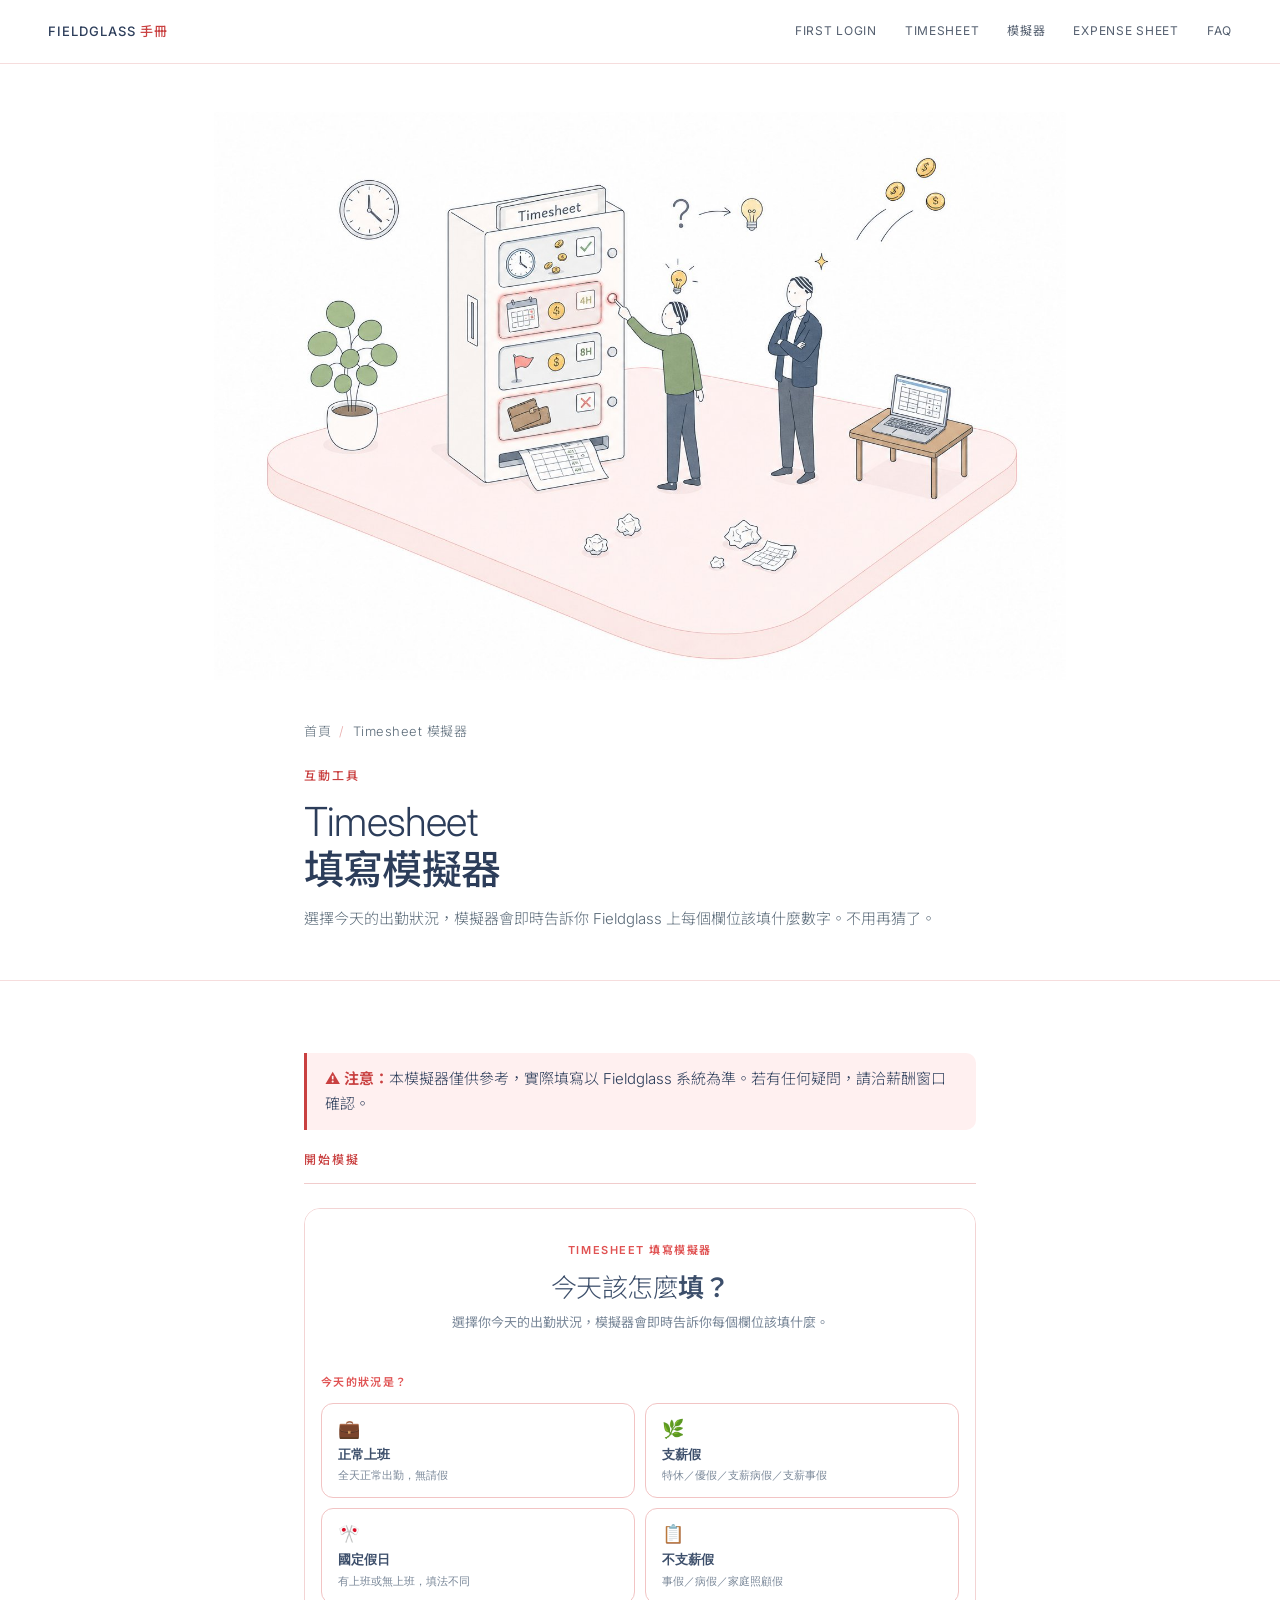
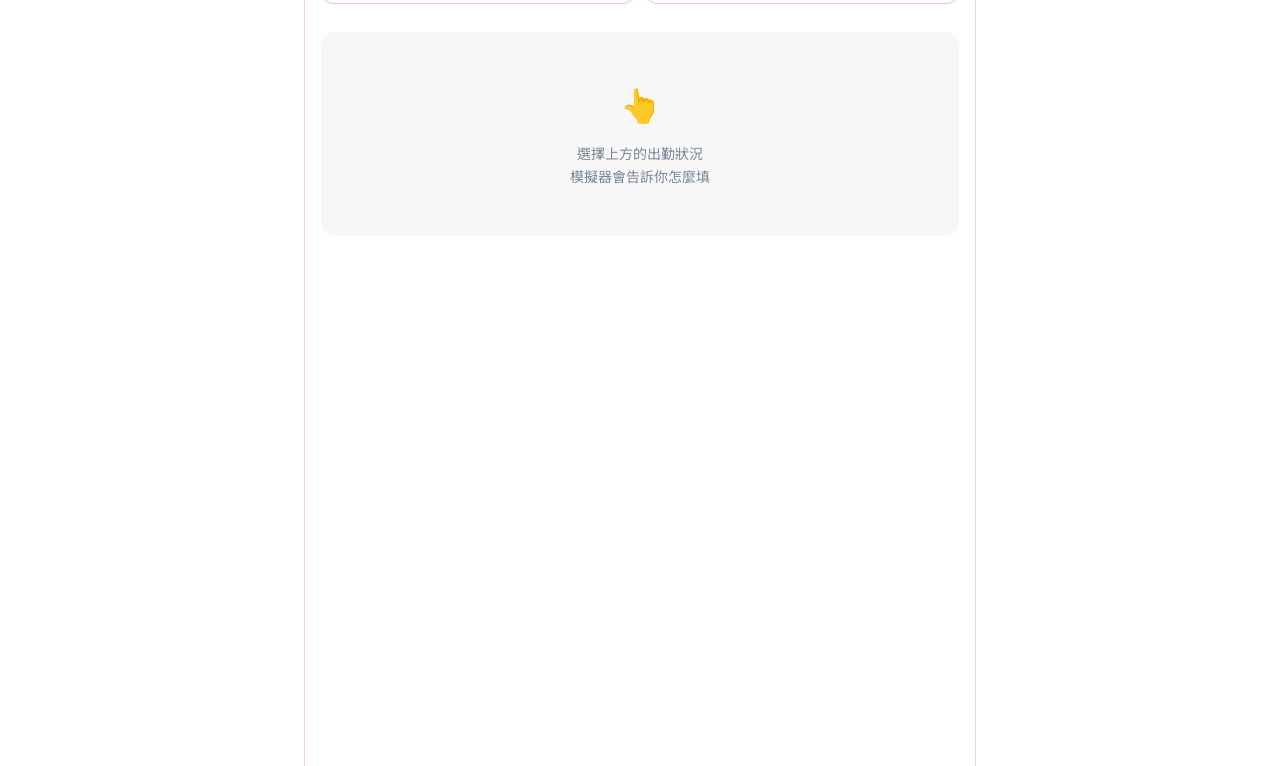
<file: pages/simulator.html>
<!DOCTYPE html>
<html lang="zh-TW">
<head>
  <meta charset="UTF-8" />
  <meta name="viewport" content="width=device-width, initial-scale=1.0" />
  <title>Timesheet 模擬器 — Fieldglass 手冊</title>
  <link rel="stylesheet" href="../css/style.css" />
  <link rel="stylesheet" href="../css/inner.css" />
</head>
<body>
  <header>
    <a class="logo" href="../index.html">Fieldglass <span>手冊</span></a>
    <nav>
      <a href="login.html">First Login</a>
      <a href="timesheet.html">Timesheet</a>
      <a href="simulator.html">模擬器</a>
      <a href="expense.html">Expense Sheet</a>
      <a href="faq.html">FAQ</a>
    </nav>
  </header>

  <section class="page-hero">
    <div class="page-hero-img">
      <img src="../images/simulator.png" alt="Timesheet 模擬器" />
    </div>
    <div class="page-hero-text">
      <div class="breadcrumb">
        <a href="../index.html">首頁</a>
        <span class="breadcrumb-sep">/</span>
        <span>Timesheet 模擬器</span>
      </div>
      <p class="page-eyebrow">互動工具</p>
      <h1 class="page-title">Timesheet<br><strong>填寫模擬器</strong></h1>
      <p class="page-desc">選擇今天的出勤狀況，模擬器會即時告訴你 Fieldglass 上每個欄位該填什麼數字。不用再猜了。</p>
    </div>
  </section>

  <div class="page-content">
    <div class="content-section">
      <div class="note" style="background:#fff0f0;border-color:var(--red-accent);margin-bottom:20px">
        <strong>⚠️ 注意：</strong>本模擬器僅供參考，實際填寫以 Fieldglass 系統為準。若有任何疑問，請洽薪酬窗口確認。
      </div>
      <p class="section-label">開始模擬</p>
      <div class="simulator-wrap">
        <iframe src="simulator-widget.html" scrolling="no" title="Timesheet 填寫模擬器"></iframe>
      </div>
    </div>
  </div>

  <div class="page-nav">
    <a href="timesheet.html" class="prev">
      <span class="nav-direction">← 上一章</span>
      <span class="nav-title">Timesheet</span>
    </a>
    <a href="expense.html" class="next">
      <span class="nav-direction">下一章 →</span>
      <span class="nav-title">Expense Sheet</span>
    </a>
  </div>

  <footer>
    <span class="footer-logo">Fieldglass Handbook</span>
    <span class="footer-copy">僅供內部使用</span>
  </footer>
  <script src="../js/accordion.js"></script>
</body>
</html>
</file>
<file: css/style.css>
@import url('https://fonts.googleapis.com/css2?family=Noto+Sans+TC:wght@300;400;500&family=Inter:wght@300;400;500&display=swap');

*, *::before, *::after { box-sizing: border-box; margin: 0; padding: 0; }

:root {
  --pink-pale: #F9DADA;
  --pink-mid: #E8AAAA;
  --navy: #2C3D5A;
  --navy-light: #556070;
  --red-accent: #C94040;
  --gold: #C49830;
  --green: #4A9E5C;
  --white: #FFFFFF;
  --off-white: #F7F5F3;
  --text-main: #1E2B3A;
  --text-sub: #5A6A78;
}

html { font-size: 17px; scroll-behavior: smooth; }

body {
  background: var(--white);
  color: var(--text-main);
  font-family: 'Inter', 'Noto Sans TC', sans-serif;
  font-weight: 300;
  line-height: 1.7;
  -webkit-font-smoothing: antialiased;
}

/* ── HEADER ── */
header {
  position: fixed;
  top: 0; left: 0; right: 0;
  z-index: 100;
  display: flex;
  align-items: center;
  justify-content: space-between;
  padding: 0 48px;
  height: 64px;
  background: rgba(255,255,255,0.92);
  backdrop-filter: blur(12px);
  border-bottom: 1px solid rgba(232,170,170,0.4);
}

.logo {
  font-size: 13px; font-weight: 500;
  letter-spacing: 0.08em;
  color: var(--navy);
  text-transform: uppercase;
  text-decoration: none;
}
.logo span { color: var(--red-accent); }

nav { display: flex; gap: 28px; flex-wrap: wrap; }

nav a {
  font-size: 12px; font-weight: 400;
  letter-spacing: 0.06em;
  color: var(--navy-light);
  text-decoration: none;
  text-transform: uppercase;
  transition: color 0.2s;
}
nav a:hover { color: var(--red-accent); }

/* ── HERO ── */
.hero {
  padding-top: 64px;
  min-height: 100vh;
  display: flex; flex-direction: column;
  align-items: center;
  background: var(--white);
}

.hero-text {
  padding: 72px 24px 48px;
  text-align: center;
  max-width: 480px;
}

.hero-eyebrow {
  font-size: 12px; font-weight: 500;
  letter-spacing: 0.16em;
  text-transform: uppercase;
  color: var(--red-accent);
  margin-bottom: 16px;
}

.hero-title {
  font-size: clamp(30px, 5vw, 44px);
  font-weight: 300;
  color: var(--navy);
  line-height: 1.25;
  letter-spacing: -0.01em;
  margin-bottom: 16px;
}
.hero-title strong { font-weight: 500; }

.hero-sub { font-size: 15px; color: var(--text-sub); letter-spacing: 0.02em; }

/* ── IMAGE MAP ── */
.map-container {
  position: relative;
  width: 100%; max-width: 560px;
  margin: 0 auto;
  padding: 0 24px 80px;
}
.map-container img { width: 100%; height: auto; display: block; }

.hotspot {
  position: absolute;
  cursor: pointer;
  border-radius: 20px;
  transition: all 0.3s cubic-bezier(0.25,0.46,0.45,0.94);
  text-decoration: none;
}
.hotspot::before {
  content: '';
  position: absolute; inset: 0;
  border-radius: 20px;
  background: var(--red-accent);
  opacity: 0;
  transition: opacity 0.3s;
}
.hotspot:hover::before { opacity: 0.07; }

.hotspot-label {
  position: absolute;
  bottom: -38px; left: 50%;
  transform: translateX(-50%) translateY(4px);
  background: var(--navy);
  color: white;
  font-size: 12px; font-weight: 500;
  letter-spacing: 0.08em;
  text-transform: uppercase;
  padding: 6px 14px;
  border-radius: 20px;
  white-space: nowrap;
  opacity: 0;
  transition: all 0.25s;
  pointer-events: none;
}
.hotspot-label::before {
  content: '';
  position: absolute; top: -5px; left: 50%;
  transform: translateX(-50%);
  border: 5px solid transparent;
  border-bottom-color: var(--navy);
  border-top: none;
}
.hotspot:hover .hotspot-label { opacity: 1; transform: translateX(-50%) translateY(0); }

.hotspot { position: absolute; }

/* ── SECTION CARDS ── */
.sections { background: var(--off-white); padding: 80px 24px; }
.sections-inner { max-width: 800px; margin: 0 auto; }
.sections-title {
  font-size: 12px; font-weight: 500;
  letter-spacing: 0.16em;
  text-transform: uppercase;
  color: var(--red-accent);
  text-align: center;
  margin-bottom: 48px;
}

.cards { display: grid; grid-template-columns: repeat(2,1fr); gap: 20px; }

.card {
  background: var(--white);
  border: 1px solid rgba(232,170,170,0.6);
  border-radius: 16px;
  padding: 32px 28px;
  text-decoration: none;
  color: inherit;
  transition: all 0.3s;
  display: block;
}
.card:hover {
  border-color: var(--pink-mid);
  transform: translateY(-3px);
  box-shadow: 0 12px 40px rgba(44,61,90,0.09);
}
.card-number { font-size: 12px; font-weight: 500; letter-spacing: 0.12em; color: var(--red-accent); margin-bottom: 12px; }
.card-title { font-size: 18px; font-weight: 500; color: var(--navy); margin-bottom: 10px; letter-spacing: -0.01em; }
.card-desc { font-size: 14px; color: var(--text-sub); line-height: 1.6; }
.card-arrow { display: inline-block; margin-top: 20px; font-size: 13px; color: var(--red-accent); letter-spacing: 0.06em; }

/* ── FOOTER ── */
footer {
  padding: 40px 48px;
  border-top: 1px solid rgba(232,170,170,0.4);
  display: flex; align-items: center; justify-content: space-between;
}
.footer-logo { font-size: 13px; font-weight: 500; letter-spacing: 0.1em; color: var(--navy-light); text-transform: uppercase; }
.footer-copy { font-size: 12px; color: var(--text-sub); }

/* ── RESPONSIVE ── */
@media (max-width: 640px) {
  header { padding: 0 20px; }
  nav { gap: 16px; }
  .hero-text { padding: 48px 20px 32px; }
  .map-container { padding: 0 12px 60px; }
  .cards { grid-template-columns: 1fr; }
  footer { flex-direction: column; gap: 8px; text-align: center; padding: 32px 20px; }
}
</file>
<file: css/inner.css>
@import url('https://fonts.googleapis.com/css2?family=Noto+Sans+TC:wght@300;400;500&family=Inter:wght@300;400;500&display=swap');

/* ── PAGE HERO ── */
.page-hero { padding-top: 64px; background: var(--white); border-bottom: 1px solid rgba(232,170,170,0.4); }
.page-hero-img { width: 100%; max-width: 900px; margin: 0 auto; display: block; padding: 48px 24px 0; }
.page-hero-img img { width: 100%; height: auto; display: block; }
.page-hero-text { max-width: 720px; margin: 0 auto; padding: 40px 24px 48px; }

.breadcrumb { display: flex; align-items: center; gap: 8px; font-size: 13px; color: var(--text-sub); margin-bottom: 24px; letter-spacing: 0.04em; }
.breadcrumb a { color: var(--text-sub); text-decoration: none; transition: color 0.2s; }
.breadcrumb a:hover { color: var(--red-accent); }
.breadcrumb-sep { color: var(--pink-mid); }

.page-eyebrow { font-size: 12px; font-weight: 500; letter-spacing: 0.16em; text-transform: uppercase; color: var(--red-accent); margin-bottom: 12px; }
.page-title { font-size: clamp(28px, 4vw, 40px); font-weight: 300; color: var(--navy); letter-spacing: -0.02em; line-height: 1.2; margin-bottom: 12px; }
.page-title strong { font-weight: 500; }
.page-desc { font-size: 15px; color: var(--text-sub); line-height: 1.7; }

/* ── CONTENT ── */
.page-content { max-width: 720px; margin: 0 auto; padding: 56px 24px 80px; }
.content-section { margin-bottom: 64px; }

.section-label {
  font-size: 12px; font-weight: 500;
  letter-spacing: 0.16em;
  text-transform: uppercase;
  color: var(--red-accent);
  margin-bottom: 24px;
  padding-bottom: 12px;
  border-bottom: 1px solid rgba(232,170,170,0.6);
}

/* ── INTRO BLOCK ── */
.intro-block { background: var(--pink-pale); border-radius: 16px; padding: 28px 32px; margin-bottom: 20px; }
.intro-block h3 { font-size: 16px; font-weight: 500; color: var(--navy); margin-bottom: 12px; }
.intro-block ul { list-style: none; padding: 0; }
.intro-block ul li { font-size: 15px; color: var(--text-sub); padding: 5px 0 5px 18px; position: relative; }
.intro-block ul li::before { content: '·'; position: absolute; left: 0; color: var(--red-accent); font-size: 18px; line-height: 1.2; }

/* ── STEP ── */
.step { display: grid; grid-template-columns: 48px 1fr; gap: 0 20px; margin-bottom: 48px; align-items: start; }
.step-num { width: 36px; height: 36px; border-radius: 50%; background: var(--pink-pale); border: 1px solid var(--pink-mid); display: flex; align-items: center; justify-content: center; font-size: 13px; font-weight: 500; color: var(--red-accent); flex-shrink: 0; margin-top: 3px; letter-spacing: 0.04em; }
.step-body h3 { font-size: 18px; font-weight: 500; color: var(--navy); margin-bottom: 10px; letter-spacing: -0.01em; }
.step-body p { font-size: 15px; color: var(--text-sub); line-height: 1.75; margin-bottom: 12px; }
.step-body ul { list-style: none; padding: 0; margin-bottom: 16px; }
.step-body ul li { font-size: 15px; color: var(--text-sub); padding: 5px 0 5px 18px; position: relative; }
.step-body ul li::before { content: '·'; position: absolute; left: 0; color: var(--red-accent); font-size: 18px; line-height: 1.2; }

/* ── HORIZONTAL FLOW ── */
.flow-h { display: flex; flex-wrap: wrap; align-items: center; gap: 8px; margin: 16px 0 24px; }
.flow-bubble-h { background: var(--white); border: 1px solid var(--pink-mid); border-radius: 24px; padding: 8px 18px; font-size: 14px; font-weight: 500; color: var(--navy); white-space: nowrap; text-decoration: none; transition: all 0.2s; }
a.flow-bubble-h:hover { background: var(--pink-pale); border-color: var(--red-accent); color: var(--red-accent); }
.flow-bubble-h.active { background: var(--pink-pale); border-color: var(--red-accent); color: var(--red-accent); }
.flow-bubble-h.scrolled { background: var(--red-accent); border-color: var(--red-accent); color: white; }
.flow-arrow-h { font-size: 14px; color: var(--pink-mid); }

/* ── INFO GRID ── */
.info-grid { display: grid; grid-template-columns: repeat(2,1fr); gap: 12px; margin: 16px 0; }
.info-card { background: var(--white); border: 1px solid rgba(232,170,170,0.6); border-radius: 12px; padding: 18px 20px; }
.info-card-label { font-size: 12px; font-weight: 500; letter-spacing: 0.1em; text-transform: uppercase; color: var(--red-accent); margin-bottom: 6px; }
.info-card-value { font-size: 15px; font-weight: 500; color: var(--navy); }
.info-card-sub { font-size: 13px; color: var(--text-sub); margin-top: 4px; }

/* ── NOTE ── */
.note { background: var(--pink-pale); border-left: 3px solid var(--red-accent); border-radius: 0 10px 10px 0; padding: 14px 18px; margin: 16px 0; font-size: 15px; color: var(--navy); line-height: 1.65; }
.note strong { color: var(--red-accent); }

/* ── IMG PLACEHOLDER ── */
.img-placeholder { width: 100%; border-radius: 12px; border: 1px dashed var(--pink-mid); margin-top: 16px; background: var(--pink-pale); min-height: 180px; display: flex; align-items: center; justify-content: center; color: var(--pink-mid); font-size: 13px; letter-spacing: 0.06em; }

/* ── STATUS ── */
.status-list { display: flex; flex-direction: column; gap: 10px; margin: 16px 0; }
.status-item { display: flex; align-items: flex-start; gap: 14px; }
.status-tag { font-size: 12px; font-weight: 500; letter-spacing: 0.06em; padding: 4px 12px; border-radius: 20px; white-space: nowrap; flex-shrink: 0; }
.status-tag.pending { background: #FFF3CD; color: #7A5A10; }
.status-tag.approved { background: #D4EDDA; color: #1E5C35; }
.status-tag.paid { background: var(--pink-pale); color: var(--red-accent); }
.status-desc { font-size: 14px; color: var(--text-sub); padding-top: 3px; line-height: 1.5; }

/* ── CHECK LIST ── */
.check-list { list-style: none; padding: 0; margin: 12px 0; }
.check-list li { font-size: 15px; color: var(--text-sub); padding: 6px 0 6px 24px; position: relative; }
.check-list.accept li::before { content: '✓'; position: absolute; left: 0; color: var(--green); font-weight: 600; }
.check-list.reject li::before { content: '✕'; position: absolute; left: 0; color: var(--red-accent); font-weight: 600; }

/* ── ACCORDION ── */
.accordion { border: 1px solid rgba(232,170,170,0.6); border-radius: 14px; overflow: hidden; margin-bottom: 12px; }
.accordion-header { width: 100%; background: var(--white); border: none; padding: 18px 24px; text-align: left; cursor: pointer; display: flex; align-items: center; justify-content: space-between; gap: 16px; transition: background 0.2s; }
.accordion-header:hover { background: var(--pink-pale); }
.accordion-question { font-size: 15px; font-weight: 500; color: var(--navy); line-height: 1.4; }
.accordion-icon { flex-shrink: 0; width: 22px; height: 22px; border-radius: 50%; background: var(--pink-pale); border: 1px solid var(--pink-mid); display: flex; align-items: center; justify-content: center; font-size: 15px; color: var(--red-accent); transition: transform 0.25s; line-height: 1; }
.accordion.open .accordion-icon { transform: rotate(45deg); }
.accordion-body { max-height: 0; overflow: hidden; transition: max-height 0.35s ease; }
.accordion-body-inner { padding: 16px 24px 20px; font-size: 15px; color: var(--text-sub); line-height: 1.75; border-top: 1px solid rgba(232,170,170,0.4); }
.accordion-body-inner img { width: 100%; border-radius: 10px; margin-top: 14px; border: 1px solid rgba(232,170,170,0.4); }

/* ── CONTACT ── */
.contact-grid { display: grid; grid-template-columns: repeat(2,1fr); gap: 16px; margin-top: 16px; }
.contact-card { background: var(--pink-pale); border-radius: 14px; padding: 24px; text-align: center; }
.contact-name { font-size: 17px; font-weight: 500; color: var(--navy); margin-bottom: 4px; }
.contact-role { font-size: 13px; color: var(--text-sub); letter-spacing: 0.04em; }

/* ── PAGE NAV ── */
.page-nav { max-width: 720px; margin: 0 auto; padding: 40px 24px 80px; display: flex; justify-content: space-between; gap: 16px; border-top: 1px solid rgba(232,170,170,0.4); }
.page-nav a { display: flex; flex-direction: column; gap: 4px; text-decoration: none; padding: 18px 22px; border: 1px solid rgba(232,170,170,0.6); border-radius: 12px; transition: all 0.25s; max-width: 220px; }
.page-nav a:hover { border-color: var(--pink-mid); background: var(--pink-pale); }
.page-nav a.next { margin-left: auto; align-items: flex-end; }
.page-nav a.prev { align-items: flex-start; }
.nav-direction { font-size: 12px; color: var(--text-sub); letter-spacing: 0.08em; text-transform: uppercase; }
.nav-title { font-size: 15px; font-weight: 500; color: var(--navy); }

/* ── SIMULATOR EMBED ── */
.simulator-wrap { width: 100%; border: 1px solid rgba(232,170,170,0.5); border-radius: 16px; overflow: hidden; margin-top: 24px; }
.simulator-wrap iframe { width: 100%; border: none; min-height: 700px; display: block; }

/* ── RESPONSIVE ── */
@media (max-width: 640px) {
  .step { grid-template-columns: 1fr; }
  .step-num { margin-bottom: 10px; }
  .info-grid { grid-template-columns: 1fr; }
  .contact-grid { grid-template-columns: 1fr; }
  .page-nav { flex-direction: column; }
  .page-nav a { max-width: 100%; }
  .page-nav a.next { align-items: flex-start; margin-left: 0; }
  .flow-h { flex-direction: column; align-items: flex-start; }
  .flow-arrow-h { padding-left: 18px; }
}
</file>
